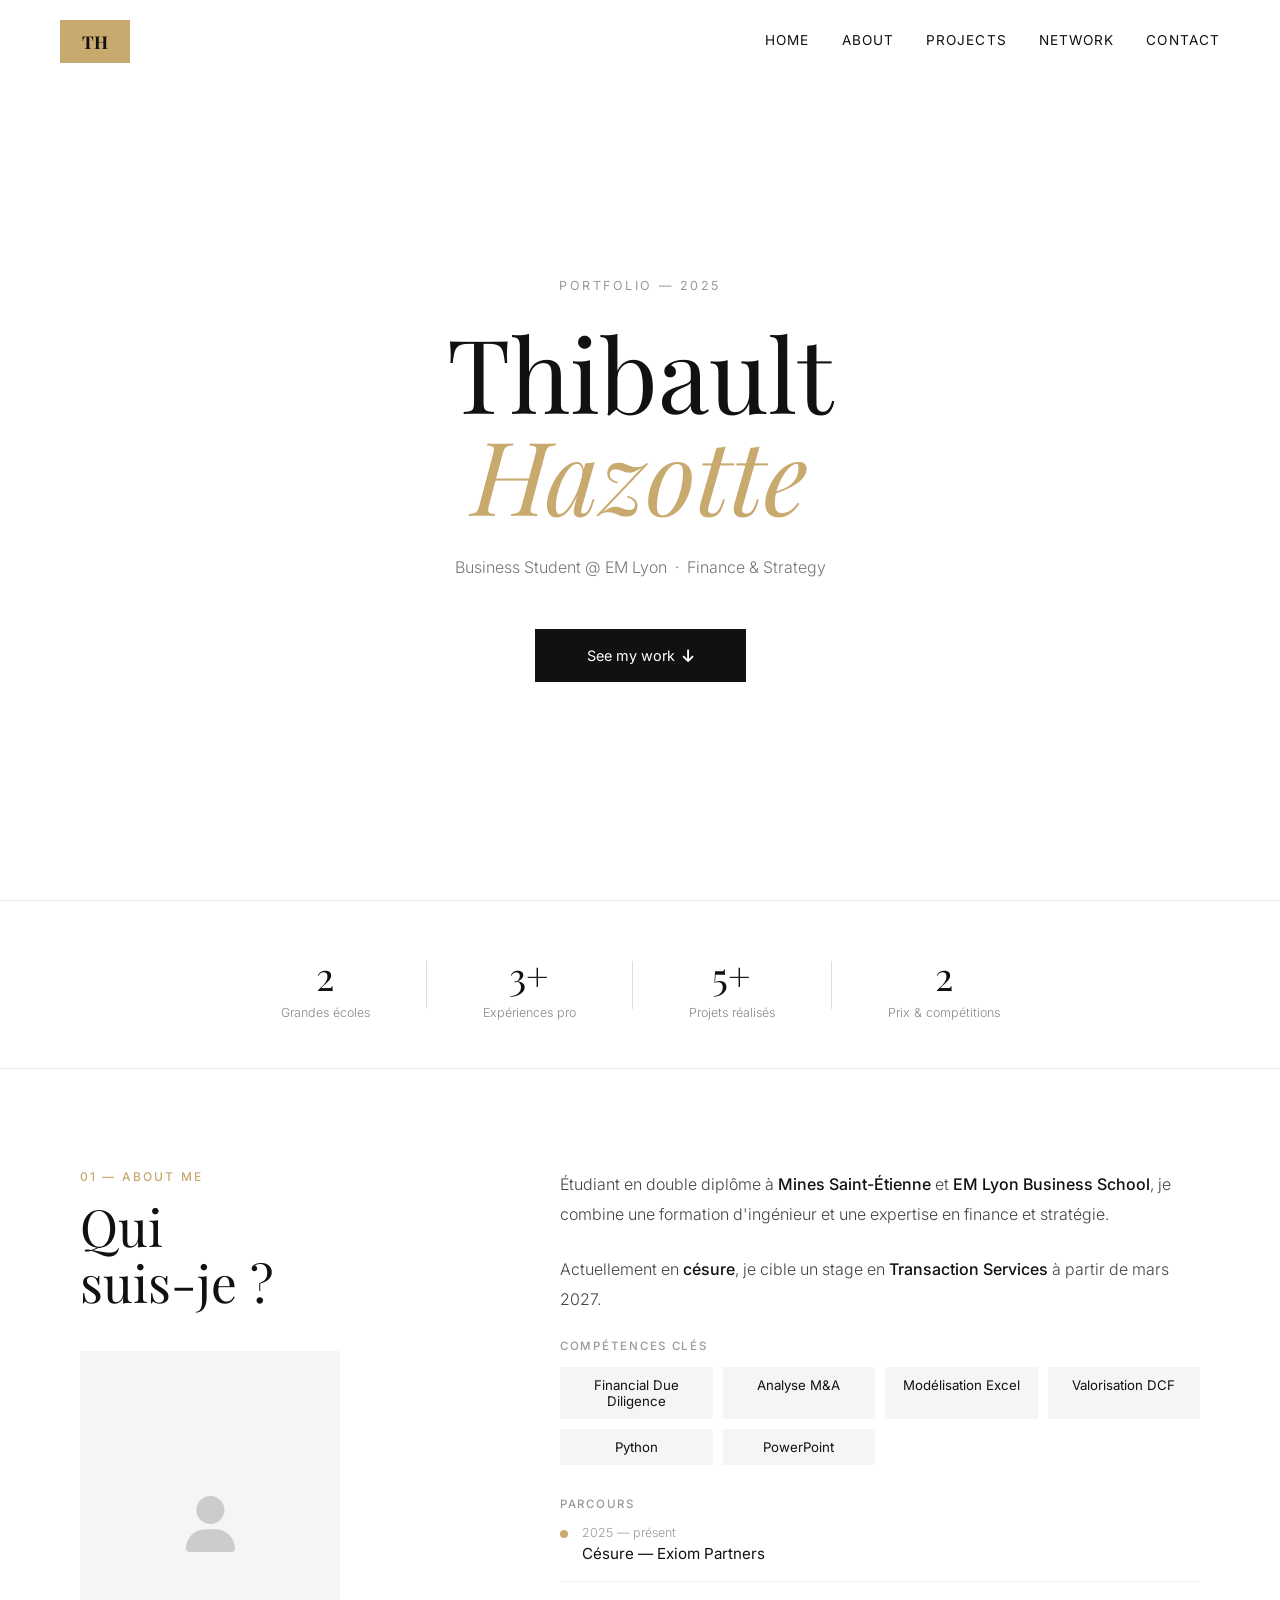
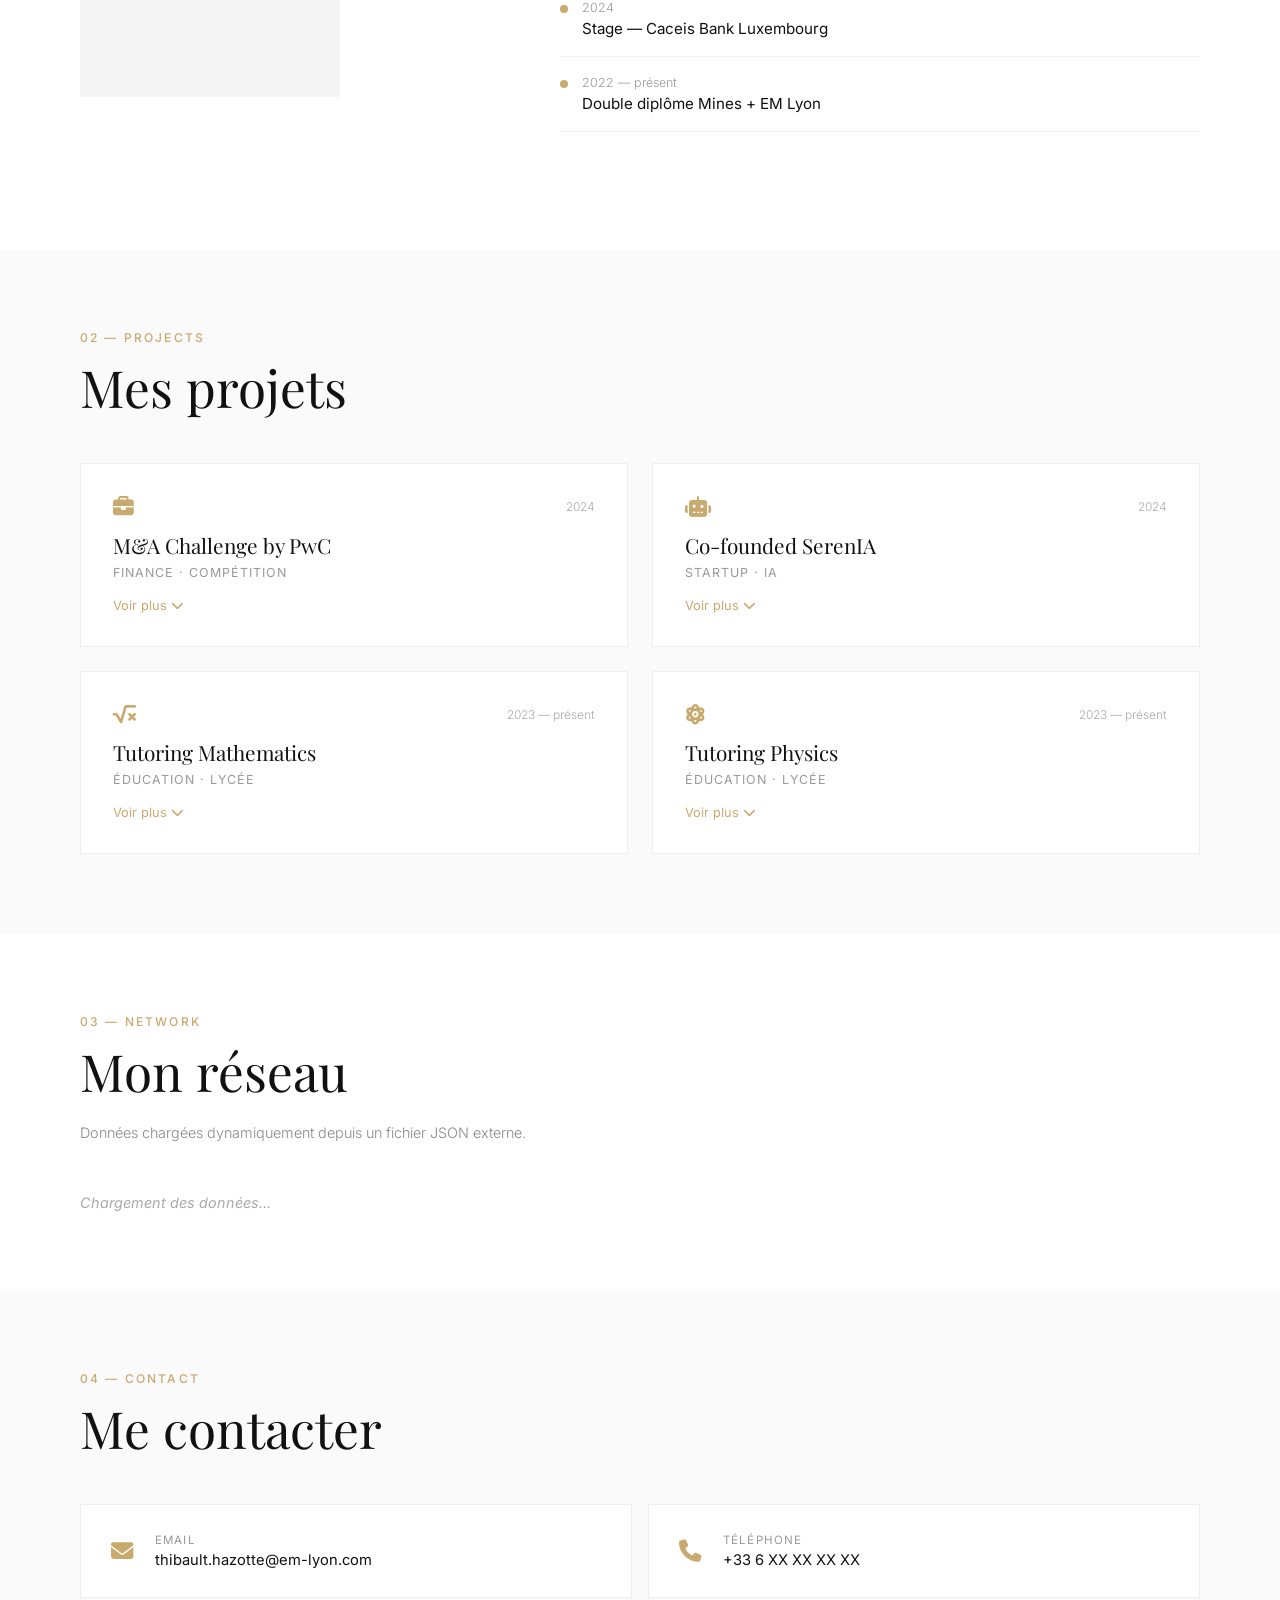
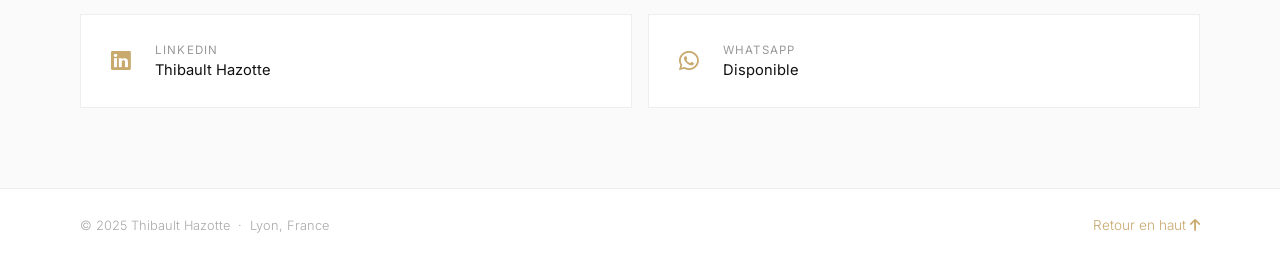
<file: index.html>
<!DOCTYPE html>
<html lang="en">

<head>
  <meta charset="UTF-8" />
  <meta name="viewport" content="width=device-width, initial-scale=1.0"/>
  <title>Thibault Hazotte — Portfolio</title>

  <!-- Google Fonts : Playfair Display pour les titres, Inter pour le texte -->
  <link href="https://fonts.googleapis.com/css2?family=Playfair+Display:ital,wght@0,400;0,700;1,400&family=Inter:wght@300;400;500&display=swap" rel="stylesheet"/>

  <!--
    USAGE IA — FontAwesome (bibliothèque d'icônes externe) :
    Je voulais afficher des icônes sans créer d'images moi-même.
    L'IA m'a présenté FontAwesome, une bibliothèque gratuite importée
    via un <link>. On utilise des balises <i class="fa-..."> pour
    afficher l'icône voulue n'importe où dans la page.
  -->
  <link rel="stylesheet" href="https://cdnjs.cloudflare.com/ajax/libs/font-awesome/6.5.0/css/all.min.css"/>

  <!-- Lien vers notre fichier CSS externe -->
  <link rel="stylesheet" href="style.css"/>
</head>

<body>

  <!-- ================================================
       NAVBAR — barre de navigation fixe
       ================================================ -->
  <nav id="navbar">
    <a href="#home" class="logo">TH</a>
    <div class="nav-links">
      <a href="#home">Home</a>
      <a href="#about">About</a>
      <a href="#projects">Projects</a>
      <a href="#people">Network</a>
      <a href="#contact">Contact</a>
    </div>
  </nav>


  <!-- ================================================
       SECTION HOME — titre et bouton
       ================================================ -->
  <section id="home" class="hero">
    <p class="hero-tag" id="hero-tag">Portfolio — 2025</p>
    <h1 id="titre">Thibault<br><span class="italic">Hazotte</span></h1>
    <p class="subtitle" id="sous-titre">
      Business Student @ EM Lyon &nbsp;·&nbsp; Finance &amp; Strategy
    </p>
    <a href="#about" class="btn" id="bouton">
      See my work &nbsp;<i class="fa-solid fa-arrow-down"></i>
    </a>
  </section>


  <!-- ================================================
       SECTION CHIFFRES CLÉS
       ================================================ -->
  <section class="stats">
    <div class="stat-item">
      <span class="stat-number">2</span>
      <span class="stat-label">Grandes écoles</span>
    </div>
    <div class="stat-divider"></div>
    <div class="stat-item">
      <span class="stat-number">3+</span>
      <span class="stat-label">Expériences pro</span>
    </div>
    <div class="stat-divider"></div>
    <div class="stat-item">
      <span class="stat-number">5+</span>
      <span class="stat-label">Projets réalisés</span>
    </div>
    <div class="stat-divider"></div>
    <div class="stat-item">
      <span class="stat-number">2</span>
      <span class="stat-label">Prix & compétitions</span>
    </div>
  </section>


  <!-- ================================================
       SECTION ABOUT
       ================================================ -->
  <section id="about" class="about-section">

    <div class="about-left">
      <p class="section-tag">01 — About me</p>
      <h2 class="section-title">Qui<br>suis-je ?</h2>
      <div class="photo-placeholder">
        <i class="fa-solid fa-user photo-icon"></i>
      </div>
    </div>

    <div class="about-right">
      <p class="about-text">
        Étudiant en double diplôme à <strong>Mines Saint-Étienne</strong>
        et <strong>EM Lyon Business School</strong>, je combine une formation
        d'ingénieur et une expertise en finance et stratégie.
      </p>
      <p class="about-text">
        Actuellement en <strong>césure</strong>, je cible un stage en
        <strong>Transaction Services</strong> à partir de mars 2027.
      </p>

      <p class="skills-title">Compétences clés</p>
      <div class="skills-grid">
        <div class="skill-tag">Financial Due Diligence</div>
        <div class="skill-tag">Analyse M&A</div>
        <div class="skill-tag">Modélisation Excel</div>
        <div class="skill-tag">Valorisation DCF</div>
        <div class="skill-tag">Python</div>
        <div class="skill-tag">PowerPoint</div>
      </div>

      <p class="skills-title" style="margin-top: 32px;">Parcours</p>

      <div class="timeline-item">
        <div class="timeline-dot"></div>
        <div class="timeline-content">
          <span class="timeline-date">2025 — présent</span>
          <span class="timeline-role">Césure — Exiom Partners</span>
        </div>
      </div>
      <div class="timeline-item">
        <div class="timeline-dot"></div>
        <div class="timeline-content">
          <span class="timeline-date">2024</span>
          <span class="timeline-role">Stage — Caceis Bank Luxembourg</span>
        </div>
      </div>
      <div class="timeline-item">
        <div class="timeline-dot"></div>
        <div class="timeline-content">
          <span class="timeline-date">2022 — présent</span>
          <span class="timeline-role">Double diplôme Mines + EM Lyon</span>
        </div>
      </div>
    </div>
  </section>


  <!-- ================================================
       SECTION PROJECTS
       ================================================ -->
  <section id="projects" class="projects-section">

    <p class="section-tag">02 — Projects</p>
    <h2 class="section-title">Mes projets</h2>

    <div class="projects-grid">

      <div class="project-card" onclick="toggleDetail(this)">
        <div class="project-card-header">
          <i class="fa-solid fa-briefcase project-icon"></i>
          <span class="project-year">2024</span>
        </div>
        <h3 class="project-title">M&amp;A Challenge by PwC</h3>
        <p class="project-subtitle">Finance · Compétition</p>
        <div class="project-detail">
          <p>2ème place au concours M&A organisé par PwC Lyon. Analyse stratégique et financière d'une cible d'acquisition.</p>
        </div>
        <span class="project-toggle">Voir plus <i class="fa-solid fa-chevron-down"></i></span>
      </div>

      <div class="project-card" onclick="toggleDetail(this)">
        <div class="project-card-header">
          <i class="fa-solid fa-robot project-icon"></i>
          <span class="project-year">2024</span>
        </div>
        <h3 class="project-title">Co-founded SerenIA</h3>
        <p class="project-subtitle">Startup · IA</p>
        <div class="project-detail">
          <p>Co-fondateur d'une startup dans le domaine de l'intelligence artificielle. Développement du business plan.</p>
        </div>
        <span class="project-toggle">Voir plus <i class="fa-solid fa-chevron-down"></i></span>
      </div>

      <div class="project-card" onclick="toggleDetail(this)">
        <div class="project-card-header">
          <i class="fa-solid fa-square-root-variable project-icon"></i>
          <span class="project-year">2023 — présent</span>
        </div>
        <h3 class="project-title">Tutoring Mathematics</h3>
        <p class="project-subtitle">Éducation · Lycée</p>
        <div class="project-detail">
          <p>Cours particuliers de mathématiques pour élèves de lycée. Préparation aux examens niveau Seconde à Terminale.</p>
        </div>
        <span class="project-toggle">Voir plus <i class="fa-solid fa-chevron-down"></i></span>
      </div>

      <div class="project-card" onclick="toggleDetail(this)">
        <div class="project-card-header">
          <i class="fa-solid fa-atom project-icon"></i>
          <span class="project-year">2023 — présent</span>
        </div>
        <h3 class="project-title">Tutoring Physics</h3>
        <p class="project-subtitle">Éducation · Lycée</p>
        <div class="project-detail">
          <p>Cours particuliers de physique-chimie niveau lycée. Accompagnement méthodologique et exercices pratiques.</p>
        </div>
        <span class="project-toggle">Voir plus <i class="fa-solid fa-chevron-down"></i></span>
      </div>

    </div>
  </section>


  <!-- ================================================
       SECTION NETWORK — données chargées depuis le JSON
       ================================================ -->
  <section id="people" class="people-section">

    <p class="section-tag">03 — Network</p>
    <h2 class="section-title">Mon réseau</h2>
    <p class="people-description">
      Données chargées dynamiquement depuis un fichier JSON externe.
    </p>

    <!--
      USAGE IA — Contenu généré dynamiquement par JavaScript :
      Ce conteneur est rempli automatiquement par script.js.
      Je ne savais pas créer des éléments HTML depuis du code JS.
      L'IA m'a expliqué createElement(), innerHTML et appendChild()
      qui permettent de générer du HTML à partir de données JSON.
      C'est le principe fondamental du web dynamique.
    -->
    <div id="people-grid" class="people-grid">
      <p class="loading-text">Chargement des données...</p>
    </div>

  </section>


  <!-- ================================================
       SECTION CONTACT
       ================================================ -->
  <section id="contact" class="contact-section">

    <p class="section-tag">04 — Contact</p>
    <h2 class="section-title">Me contacter</h2>

    <div class="contact-grid">
      <a href="mailto:thibault.hazotte@em-lyon.com" class="contact-card">
        <i class="fa-solid fa-envelope contact-icon"></i>
        <div>
          <p class="contact-label">Email</p>
          <p class="contact-value">thibault.hazotte@em-lyon.com</p>
        </div>
      </a>
      <div class="contact-card">
        <i class="fa-solid fa-phone contact-icon"></i>
        <div>
          <p class="contact-label">Téléphone</p>
          <p class="contact-value">+33 6 XX XX XX XX</p>
        </div>
      </div>
      <a href="#" class="contact-card">
        <i class="fa-brands fa-linkedin contact-icon"></i>
        <div>
          <p class="contact-label">LinkedIn</p>
          <p class="contact-value">Thibault Hazotte</p>
        </div>
      </a>
      <a href="#" class="contact-card">
        <i class="fa-brands fa-whatsapp contact-icon"></i>
        <div>
          <p class="contact-label">WhatsApp</p>
          <p class="contact-value">Disponible</p>
        </div>
      </a>
    </div>
  </section>


  <!-- ================================================
       FOOTER
       ================================================ -->
  <footer class="footer">
    <p>© 2025 Thibault Hazotte &nbsp;·&nbsp; Lyon, France</p>
    <a href="#home" class="footer-back">
      Retour en haut <i class="fa-solid fa-arrow-up"></i>
    </a>
  </footer>

  <!--
    Liaison avec le fichier JavaScript externe.
    Placé en bas de page pour que tout le HTML soit chargé
    avant que le script ne s'exécute.
  -->
  <script src="script.js"></script>

</body>
</html>
</file>
<file: style.css>
/* =============================================
   style.css — Portfolio Thibault Hazotte
   Palette :
     Blanc      #FFFFFF
     Noir       #111111
     Gris clair #F5F5F5
     Doré       #C8A96E
   Polices : Playfair Display + Inter
   ============================================= */

/* RESET : supprime les marges par défaut du navigateur */
* { margin: 0; padding: 0; box-sizing: border-box; }

/* Défilement fluide entre les sections */
html { scroll-behavior: smooth; }

body {
  background-color: #FFFFFF;
  color: #111111;
  font-family: 'Inter', sans-serif;
}


/* =============================================
   NAVBAR
   ============================================= */

/*
  USAGE IA — Navbar fixe avec ombre au scroll :
  Je voulais que la navbar reste visible en permanence.
  L'IA m'a expliqué "position: fixed" qui détache l'élément
  du flux de la page et le bloque en haut de l'écran.
  "z-index: 100" le fait passer au-dessus de tout le contenu.
  JavaScript ajoute la classe "scrolled" pour l'ombre.
*/
nav {
  position: fixed;
  top: 0; left: 0; right: 0;
  z-index: 100;
  display: flex;
  justify-content: space-between;
  align-items: center;
  padding: 20px 60px;
  background-color: #FFFFFF;
  transition: box-shadow 0.3s;
}

nav.scrolled { box-shadow: 0 2px 16px rgba(0,0,0,0.07); }

.logo {
  font-family: 'Playfair Display', serif;
  font-size: 1.1rem;
  font-weight: 700;
  text-decoration: none;
  color: #111111;
  background-color: #C8A96E;
  padding: 10px 22px;
  transition: background-color 0.2s;
}
.logo:hover { background-color: #b8954f; }

.nav-links { display: flex; gap: 32px; }

.nav-links a {
  font-size: 0.85rem;
  text-decoration: none;
  color: #111111;
  letter-spacing: 0.08em;
  text-transform: uppercase;
  padding-bottom: 3px;
  border-bottom: 1px solid transparent;
  transition: border-color 0.2s, color 0.2s;
}
.nav-links a:hover { border-color: #C8A96E; color: #C8A96E; }


/* =============================================
   SECTION HOME — HERO
   ============================================= */

.hero {
  display: flex;
  flex-direction: column;
  align-items: center;
  justify-content: center;
  text-align: center;
  min-height: 100vh;
  padding: 120px 40px 60px;
}

.hero-tag {
  font-size: 0.78rem;
  letter-spacing: 0.2em;
  text-transform: uppercase;
  color: #999;
  margin-bottom: 28px;
  opacity: 0;
  transition: opacity 0.8s ease;
}
.hero-tag.visible { opacity: 1; }

.hero h1 {
  font-family: 'Playfair Display', serif;
  font-size: clamp(4rem, 8vw, 7rem);
  font-weight: 400;
  line-height: 1.0;
  margin-bottom: 32px;
  opacity: 0;
  transform: translateY(24px);
  transition: opacity 0.8s ease, transform 0.8s ease;
}
.hero h1.visible { opacity: 1; transform: translateY(0); }

/* Mot en italique et doré dans le titre */
.italic { font-style: italic; color: #C8A96E; }

.subtitle {
  font-size: 1rem;
  font-weight: 300;
  color: #777;
  margin-bottom: 52px;
  opacity: 0;
  transition: opacity 0.8s ease;
}
.subtitle.visible { opacity: 1; }

.btn {
  display: inline-block;
  background-color: #111111;
  color: #FFFFFF;
  font-size: 0.9rem;
  text-decoration: none;
  padding: 18px 52px;
  opacity: 0;
  transition: opacity 0.8s ease, background-color 0.3s, transform 0.2s;
}
.btn.visible { opacity: 1; }
.btn:hover { background-color: #C8A96E; transform: translateY(-2px); }


/* =============================================
   STATS
   ============================================= */

.stats {
  display: flex;
  justify-content: center;
  align-items: center;
  padding: 48px 60px;
  border-top: 1px solid #eee;
  border-bottom: 1px solid #eee;
}

.stat-item {
  display: flex;
  flex-direction: column;
  align-items: center;
  padding: 0 56px;
}

.stat-number {
  font-family: 'Playfair Display', serif;
  font-size: 2.4rem;
  font-weight: 400;
}

.stat-label {
  font-size: 0.78rem;
  font-weight: 300;
  color: #888;
  margin-top: 4px;
}

.stat-divider { width: 1px; height: 48px; background-color: #ddd; }


/* =============================================
   SECTION ABOUT
   ============================================= */

.about-section {
  display: grid;
  grid-template-columns: 1fr 1.6fr;
  gap: 80px;
  padding: 100px 80px;
  align-items: start;
}

.section-tag {
  font-size: 0.75rem;
  letter-spacing: 0.18em;
  text-transform: uppercase;
  color: #C8A96E;
  font-weight: 500;
  margin-bottom: 14px;
}

.section-title {
  font-family: 'Playfair Display', serif;
  font-size: 3.2rem;
  font-weight: 400;
  line-height: 1.1;
  margin-bottom: 40px;
}

.photo-placeholder {
  width: 100%;
  max-width: 260px;
  aspect-ratio: 3/4;
  background-color: #F5F5F5;
  display: flex;
  align-items: center;
  justify-content: center;
}
.photo-icon { font-size: 3.5rem; color: #ccc; }

.about-text {
  font-size: 1rem;
  font-weight: 300;
  line-height: 1.9;
  color: #444;
  margin-bottom: 24px;
}
.about-text strong { font-weight: 500; color: #111; }

.skills-title {
  font-size: 0.72rem;
  letter-spacing: 0.15em;
  text-transform: uppercase;
  color: #999;
  font-weight: 500;
  margin-bottom: 14px;
}

/*
  USAGE IA — CSS Grid avec auto-fill :
  Je voulais que les tags s'organisent automatiquement en colonnes.
  L'IA m'a montré "repeat(auto-fill, minmax(150px, 1fr))" qui crée
  autant de colonnes que possible selon la place disponible,
  chacune d'au moins 150px.
*/
.skills-grid {
  display: grid;
  grid-template-columns: repeat(auto-fill, minmax(150px, 1fr));
  gap: 10px;
  margin-bottom: 8px;
}

.skill-tag {
  background-color: #F5F5F5;
  padding: 10px 14px;
  font-size: 0.83rem;
  text-align: center;
}

.timeline-item {
  display: flex;
  align-items: flex-start;
  gap: 14px;
  margin-bottom: 18px;
  padding-bottom: 18px;
  border-bottom: 1px solid #f0f0f0;
}
.timeline-dot {
  width: 8px; height: 8px; min-width: 8px;
  background-color: #C8A96E;
  border-radius: 50%;
  margin-top: 5px;
}
.timeline-content { display: flex; flex-direction: column; gap: 4px; }
.timeline-date { font-size: 0.78rem; color: #999; font-weight: 300; }
.timeline-role { font-size: 0.95rem; }


/* =============================================
   SECTION PROJECTS
   ============================================= */

.projects-section { padding: 80px; background-color: #FAFAFA; }

.projects-grid {
  display: grid;
  grid-template-columns: 1fr 1fr;
  gap: 24px;
  margin-top: 48px;
}

.project-card {
  background-color: #FFFFFF;
  border: 1px solid #eee;
  padding: 32px;
  cursor: pointer;
  transition: box-shadow 0.2s, transform 0.2s;
}
.project-card:hover { box-shadow: 0 4px 24px rgba(0,0,0,0.07); transform: translateY(-2px); }

.project-card-header {
  display: flex;
  justify-content: space-between;
  align-items: center;
  margin-bottom: 14px;
}
.project-icon { font-size: 1.3rem; color: #C8A96E; }
.project-year { font-size: 0.75rem; color: #aaa; font-weight: 300; }

.project-title {
  font-family: 'Playfair Display', serif;
  font-size: 1.3rem;
  font-weight: 400;
  margin-bottom: 6px;
}
.project-subtitle {
  font-size: 0.78rem;
  color: #999;
  letter-spacing: 0.08em;
  text-transform: uppercase;
  margin-bottom: 14px;
}

/* Texte caché par défaut, affiché quand la classe "open" est ajoutée par JS */
.project-detail {
  display: none;
  font-size: 0.9rem;
  font-weight: 300;
  line-height: 1.7;
  color: #555;
  padding-top: 14px;
  margin-bottom: 14px;
  border-top: 1px solid #eee;
}
.project-card.open .project-detail { display: block; }
.project-toggle { font-size: 0.8rem; color: #C8A96E; }


/* =============================================
   SECTION PEOPLE (données JSON dynamiques)
   ============================================= */

.people-section { padding: 80px; }

.people-description {
  font-size: 0.9rem;
  font-weight: 300;
  color: #888;
  margin-top: -20px;
  margin-bottom: 48px;
  line-height: 1.8;
}

/* Grille qui reçoit les cartes générées par JavaScript */
.people-grid {
  display: grid;
  grid-template-columns: repeat(auto-fill, minmax(200px, 1fr));
  gap: 20px;
}

.people-card {
  background-color: #F5F5F5;
  padding: 28px 20px;
  text-align: center;
  transition: background-color 0.2s, transform 0.2s;
}
.people-card:hover { background-color: #eeeeee; transform: translateY(-2px); }

.people-avatar {
  width: 60px; height: 60px;
  background-color: #C8A96E;
  border-radius: 50%;
  display: flex;
  align-items: center;
  justify-content: center;
  margin: 0 auto 16px;
}
.people-avatar i { font-size: 1.4rem; color: #FFFFFF; }

.people-name {
  font-family: 'Playfair Display', serif;
  font-size: 1rem;
  font-weight: 400;
  margin-bottom: 6px;
}
.people-role { font-size: 0.8rem; color: #888; font-weight: 300; margin-bottom: 4px; }
.people-info { font-size: 0.75rem; color: #aaa; font-weight: 300; }

.loading-text { color: #aaa; font-size: 0.9rem; font-style: italic; }


/* =============================================
   SECTION CONTACT
   ============================================= */

.contact-section { padding: 80px; background-color: #FAFAFA; }

.contact-grid {
  display: grid;
  grid-template-columns: 1fr 1fr;
  gap: 16px;
  margin-top: 48px;
}

.contact-card {
  display: flex;
  align-items: center;
  gap: 22px;
  background-color: #FFFFFF;
  padding: 28px 30px;
  text-decoration: none;
  color: #111111;
  border: 1px solid #eee;
  transition: background-color 0.2s;
}
.contact-card:hover { background-color: #F5F5F5; }

.contact-icon { font-size: 1.4rem; color: #C8A96E; min-width: 22px; }
.contact-label { font-size: 0.72rem; color: #999; letter-spacing: 0.1em; text-transform: uppercase; margin-bottom: 4px; }
.contact-value { font-size: 0.92rem; }


/* =============================================
   FOOTER
   ============================================= */

.footer {
  display: flex;
  justify-content: space-between;
  align-items: center;
  padding: 28px 80px;
  border-top: 1px solid #eee;
  font-size: 0.8rem;
  color: #aaa;
  font-weight: 300;
}

.footer-back {
  text-decoration: none;
  color: #C8A96E;
  font-size: 0.85rem;
  transition: color 0.2s;
}
.footer-back:hover { color: #b8954f; }
</file>
